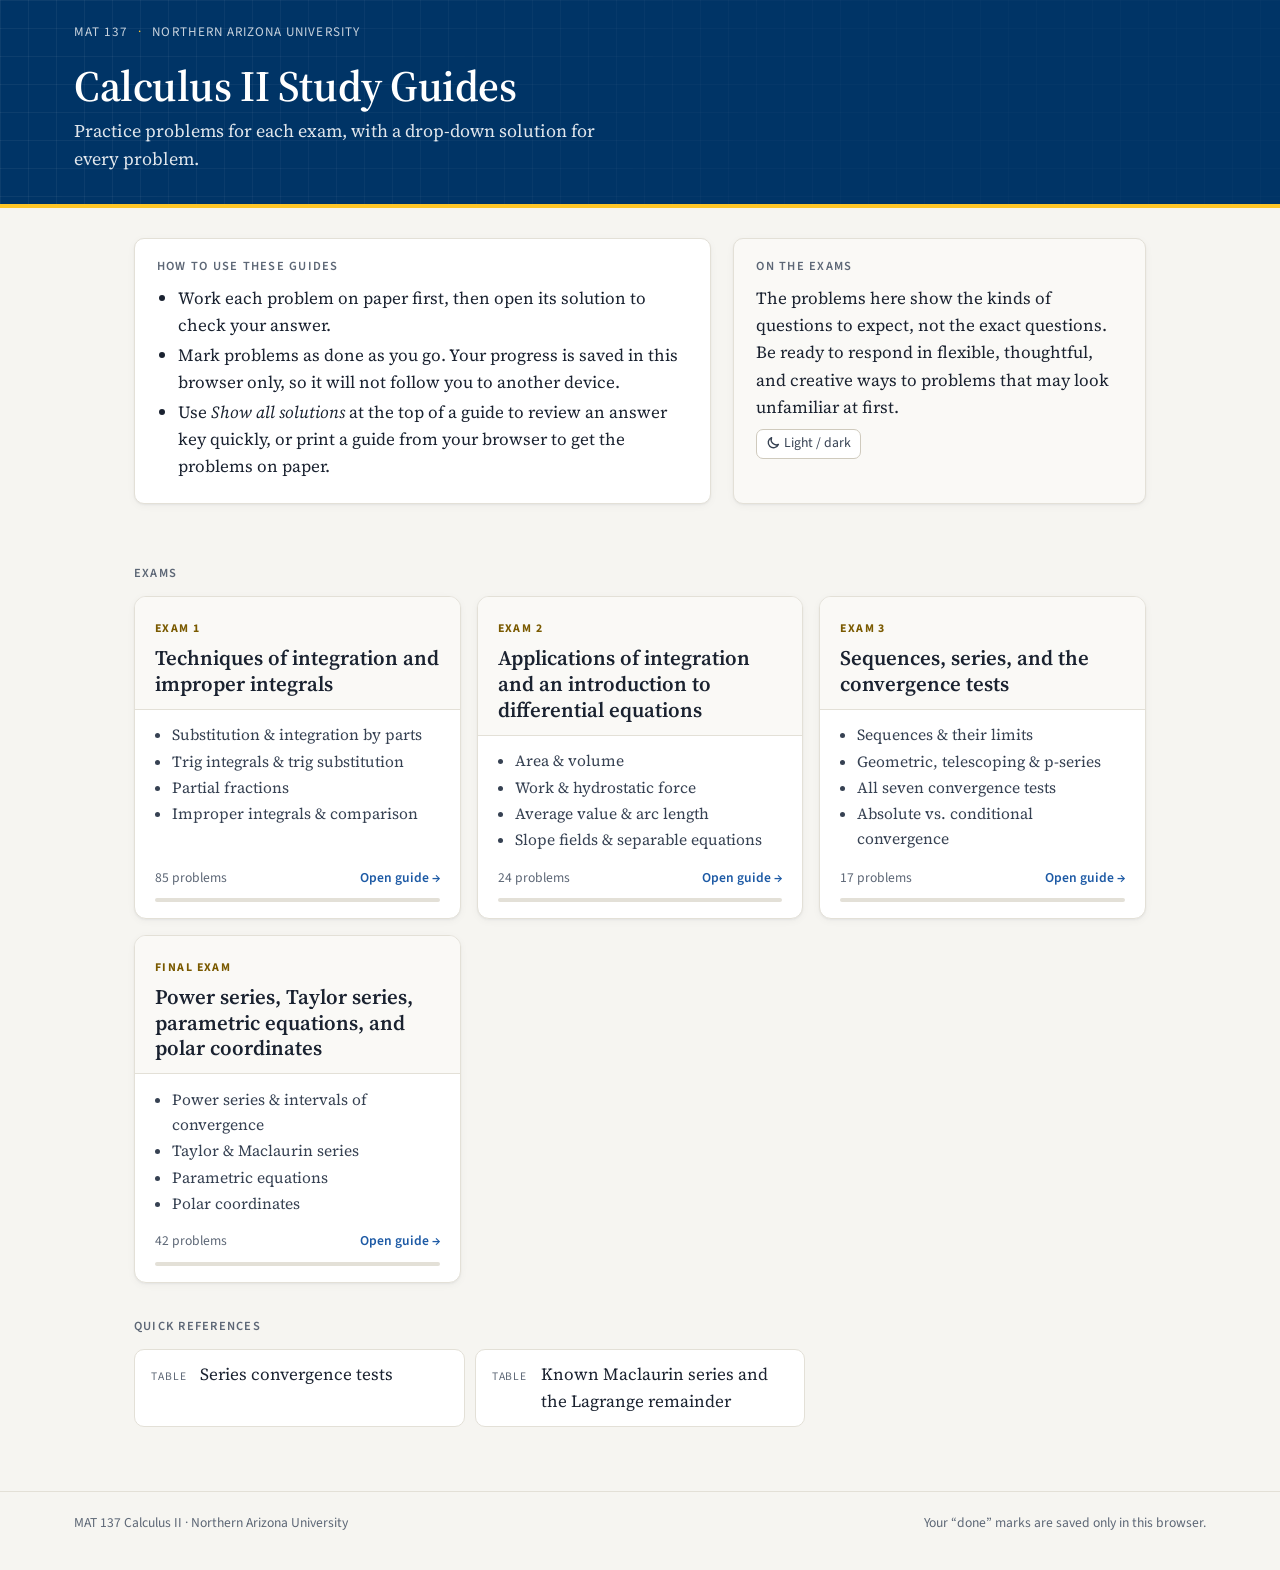
<file: study-guides/index.html>
<!DOCTYPE html>
<html lang="en">
<head>
<meta charset="utf-8">
<meta name="viewport" content="width=device-width, initial-scale=1">
<title>Study Guides · MAT 137 Calculus II</title>
<meta name="description" content="Exam study guides for MAT 137 Calculus II at Northern Arizona University: practice problems with drop-down solutions.">
<script>try{var t=JSON.parse(localStorage.getItem("mat137-sg:theme"));if(t==="dark"||t==="light")document.documentElement.setAttribute("data-theme",t);if(JSON.parse(localStorage.getItem("mat137-sg:sidebar"))==="collapsed")document.documentElement.classList.add("sb-collapsed");}catch(e){}</script>
<link rel="preconnect" href="https://fonts.googleapis.com">
<link rel="preconnect" href="https://fonts.gstatic.com" crossorigin>
<link href="https://fonts.googleapis.com/css2?family=Source+Sans+3:wght@400;600;700&family=Source+Serif+4:ital,opsz,wght@0,8..60,400;0,8..60,600;1,8..60,400&display=swap" rel="stylesheet">
<link rel="stylesheet" href="assets/guide.css">
<script defer src="assets/guide.js"></script>
</head>
<body>
<header class="masthead">
  <div class="masthead-inner">
    <div class="crumbs"><span>MAT 137</span><span class="sep">·</span><span>Northern Arizona University</span></div>
    <h1>Calculus II Study Guides</h1>
    <p class="lede">Practice problems for each exam, with a drop-down solution for every problem.</p>
  </div>
</header>
<div class="home">
  <div class="home-intro">
    <div class="panel">
      <h2>How to use these guides</h2>
      <ul>
        <li>Work each problem on paper first, then open its solution to check your answer.</li>
        <li>Mark problems as done as you go. Your progress is saved in this browser only, so it will not follow you to another device.</li>
        <li>Use <em>Show all solutions</em> at the top of a guide to review an answer key quickly, or print a guide from your browser to get the problems on paper.</li>
      </ul>
    </div>
    <div class="panel note">
      <h2>On the exams</h2>
      <p>The problems here show the kinds of questions to expect, not the exact questions. Be ready to respond in flexible, thoughtful, and creative ways to problems that may look unfamiliar at first.</p>
      <p><button type="button" class="btn icon" data-action="theme" aria-label="Switch light or dark theme"><svg viewBox="0 0 16 16" aria-hidden="true"><path d="M13.2 10.1A5.6 5.6 0 0 1 5.9 2.8a5.6 5.6 0 1 0 7.3 7.3Z" fill="none" stroke="currentColor" stroke-width="1.5" stroke-linejoin="round"/></svg> Light / dark</button></p>
    </div>
  </div>

  <p class="section-title">Exams</p>
  <div class="cards">
      <a class="card" href="exam1.html" data-progress-for="exam1" data-total="85">
        <div class="card-top"><span class="tag">Exam 1</span><h3>Techniques of integration and improper integrals</h3></div>
        <div class="card-body">
          <ul><li>Substitution &amp; integration by parts</li><li>Trig integrals &amp; trig substitution</li><li>Partial fractions</li><li>Improper integrals &amp; comparison</li></ul>
          <div class="card-meta"><span class="plabel-count">85 problems</span><span class="go">Open guide &rarr;</span></div>
          <span class="bar"><span></span></span>
        </div>
      </a>
      <a class="card" href="exam2.html" data-progress-for="exam2" data-total="24">
        <div class="card-top"><span class="tag">Exam 2</span><h3>Applications of integration and an introduction to differential equations</h3></div>
        <div class="card-body">
          <ul><li>Area &amp; volume</li><li>Work &amp; hydrostatic force</li><li>Average value &amp; arc length</li><li>Slope fields &amp; separable equations</li></ul>
          <div class="card-meta"><span class="plabel-count">24 problems</span><span class="go">Open guide &rarr;</span></div>
          <span class="bar"><span></span></span>
        </div>
      </a>
      <a class="card" href="exam3.html" data-progress-for="exam3" data-total="17">
        <div class="card-top"><span class="tag">Exam 3</span><h3>Sequences, series, and the convergence tests</h3></div>
        <div class="card-body">
          <ul><li>Sequences &amp; their limits</li><li>Geometric, telescoping &amp; p-series</li><li>All seven convergence tests</li><li>Absolute vs. conditional convergence</li></ul>
          <div class="card-meta"><span class="plabel-count">17 problems</span><span class="go">Open guide &rarr;</span></div>
          <span class="bar"><span></span></span>
        </div>
      </a>
      <a class="card" href="final.html" data-progress-for="final" data-total="42">
        <div class="card-top"><span class="tag">Final Exam</span><h3>Power series, Taylor series, parametric equations, and polar coordinates</h3></div>
        <div class="card-body">
          <ul><li>Power series &amp; intervals of convergence</li><li>Taylor &amp; Maclaurin series</li><li>Parametric equations</li><li>Polar coordinates</li></ul>
          <div class="card-meta"><span class="plabel-count">42 problems</span><span class="go">Open guide &rarr;</span></div>
          <span class="bar"><span></span></span>
        </div>
      </a>
  </div>

  <p class="section-title">Quick references</p>
  <div class="reslist">
    <a href="exam3.html#reference"><span class="kind">Table</span><span>Series convergence tests</span></a>
    <a href="final.html#maclaurin"><span class="kind">Table</span><span>Known Maclaurin series and the Lagrange remainder</span></a>
  </div>
</div>
<footer class="site-foot"><div class="inner"><span>MAT 137 Calculus II · Northern Arizona University</span><span>Your &ldquo;done&rdquo; marks are saved only in this browser.</span></div></footer>
</body>
</html>
</file>
<file: study-guides/assets/guide.css>
/* MAT 137 Calculus II — Study Guides
   Shared stylesheet for index.html and every exam guide. */

:root {
  --bg: #f6f5f1;
  --surface: #ffffff;
  --surface-2: #faf9f6;
  --ink: #1a2230;
  --ink-soft: #364152;
  --muted: #5d6776;
  --rule: #e3e0d7;
  --rule-strong: #cfcabd;
  --navy: #003466;
  --navy-2: #0a4a8a;
  --gold: #ffc627;
  --gold-ink: #7a5a00;
  --link: #1d5aa5;
  --sol-bg: #fbf8ef;
  --sol-rule: #e8c75a;
  --done: #2f7a4f;
  --done-bg: #eef6f0;
  --focus: #1d5aa5;
  --shadow: 0 1px 2px rgba(20, 30, 50, .05), 0 2px 8px rgba(20, 30, 50, .04);
  --radius: 10px;
  --serif: "Source Serif 4", "Iowan Old Style", Georgia, "Times New Roman", serif;
  --sans: "Source Sans 3", "Segoe UI", system-ui, -apple-system, Roboto, Arial, sans-serif;
  color-scheme: light;
}

@media (prefers-color-scheme: dark) {
  :root:not([data-theme="light"]) {
    --bg: #0e1319;
    --surface: #151c25;
    --surface-2: #121820;
    --ink: #e7e9ec;
    --ink-soft: #cfd5dc;
    --muted: #98a3b1;
    --rule: #26303c;
    --rule-strong: #34404e;
    --navy: #0b2240;
    --navy-2: #123461;
    --gold-ink: #f0c24a;
    --link: #8db7ff;
    --sol-bg: #1a2029;
    --sol-rule: #b8932a;
    --done: #6cc28f;
    --done-bg: #14261c;
    --focus: #8db7ff;
    --shadow: none;
    color-scheme: dark;
  }
}
:root[data-theme="dark"] {
  --bg: #0e1319;
  --surface: #151c25;
  --surface-2: #121820;
  --ink: #e7e9ec;
  --ink-soft: #cfd5dc;
  --muted: #98a3b1;
  --rule: #26303c;
  --rule-strong: #34404e;
  --navy: #0b2240;
  --navy-2: #123461;
  --gold-ink: #f0c24a;
  --link: #8db7ff;
  --sol-bg: #1a2029;
  --sol-rule: #b8932a;
  --done: #6cc28f;
  --done-bg: #14261c;
  --focus: #8db7ff;
  --shadow: none;
  color-scheme: dark;
}

* { box-sizing: border-box; }
html { -webkit-text-size-adjust: 100%; scroll-padding-top: 72px; }
body {
  margin: 0;
  background: var(--bg);
  color: var(--ink);
  font-family: var(--serif);
  font-size: 17px;
  line-height: 1.6;
  overflow-x: hidden;
}
a { color: var(--link); }
a:focus-visible, button:focus-visible, summary:focus-visible {
  outline: 2px solid var(--focus);
  outline-offset: 2px;
  border-radius: 6px;
}
img { max-width: 100%; height: auto; }

/* ---------- Masthead ---------- */
.masthead {
  position: relative;
  background-color: var(--navy);
  color: #fff;
  border-bottom: 4px solid var(--gold);
  overflow: hidden;
}
.masthead::before {          /* faint graph-paper grid */
  content: "";
  position: absolute; inset: 0;
  background-image:
    linear-gradient(rgba(255,255,255,.06) 1px, transparent 1px),
    linear-gradient(90deg, rgba(255,255,255,.06) 1px, transparent 1px);
  background-size: 28px 28px;
  -webkit-mask-image: linear-gradient(100deg, rgba(0,0,0,.9), rgba(0,0,0,.25) 70%);
          mask-image: linear-gradient(100deg, rgba(0,0,0,.9), rgba(0,0,0,.25) 70%);
  pointer-events: none;
}
.masthead-inner {
  position: relative;
  max-width: 1180px;
  margin: 0 auto;
  padding: 22px 24px 30px;
}
.crumbs {
  font-family: var(--sans);
  font-size: .82rem;
  letter-spacing: .08em;
  text-transform: uppercase;
  color: rgba(255,255,255,.78);
  display: flex; flex-wrap: wrap; gap: 6px 10px; align-items: center;
}
.crumbs a { color: #fff; text-decoration: none; border-bottom: 1px solid rgba(255,198,39,.6); }
.crumbs a:hover { border-bottom-color: var(--gold); }
.crumbs .sep { color: var(--gold); }
.masthead h1 {
  font-family: var(--serif);
  font-weight: 600;
  font-size: clamp(1.9rem, 4.2vw, 2.7rem);
  line-height: 1.15;
  margin: 18px 0 6px;
  letter-spacing: -.01em;
}
.masthead .lede {
  font-size: 1.12rem;
  color: rgba(255,255,255,.88);
  margin: 0;
  max-width: 62ch;
}
.chips { display: flex; flex-wrap: wrap; gap: 6px; margin: 16px 0 0; padding: 0; list-style: none; }
.chips li {
  font-family: var(--sans);
  font-size: .82rem;
  padding: 3px 10px;
  border-radius: 999px;
  background: rgba(255,255,255,.1);
  border: 1px solid rgba(255,255,255,.22);
  color: #fff;
}

/* ---------- Toolbar ---------- */
.toolbar {
  position: sticky; top: 0; z-index: 20;
  background: color-mix(in srgb, var(--bg) 88%, transparent);
  -webkit-backdrop-filter: saturate(1.4) blur(8px);
          backdrop-filter: saturate(1.4) blur(8px);
  border-bottom: 1px solid var(--rule);
}
.toolbar-inner {
  max-width: 1180px; margin: 0 auto;
  padding: 8px 24px;
  display: flex; align-items: center; gap: 14px; flex-wrap: wrap;
  font-family: var(--sans);
  font-size: .9rem;
}
.progress { display: flex; align-items: center; gap: 10px; min-width: 200px; flex: 1 1 240px; }
.progress-label { color: var(--muted); white-space: nowrap; }
.progress-label b { color: var(--ink); font-weight: 600; }
.bar { flex: 1; max-width: 220px; height: 6px; background: var(--rule); border-radius: 99px; overflow: hidden; }
.bar > span { display: block; height: 100%; width: 0; background: var(--done); border-radius: 99px; transition: width .25s ease; }
.tools { display: flex; gap: 6px; flex-wrap: wrap; }
.btn {
  font-family: var(--sans);
  font-size: .86rem;
  color: var(--ink-soft);
  background: var(--surface);
  border: 1px solid var(--rule-strong);
  border-radius: 7px;
  padding: 5px 11px;
  cursor: pointer;
  line-height: 1.3;
}
.btn:hover { border-color: var(--muted); color: var(--ink); }
.btn.icon { padding: 5px 9px; }
.btn svg { width: 15px; height: 15px; vertical-align: -3px; }

/* ---------- Layout ---------- */
.layout {
  max-width: 1180px;
  margin: 0 auto;
  padding: 28px 24px 64px;
  display: grid;
  grid-template-columns: 230px minmax(0, 1fr);
  gap: 44px;
  align-items: start;
}
.toc {
  position: sticky; top: 64px;
  font-family: var(--sans);
  font-size: .9rem;
  max-height: calc(100vh - 84px);
  overflow: auto;
  padding-right: 4px;
}
.toc-title {
  font-size: .74rem; letter-spacing: .1em; text-transform: uppercase;
  color: var(--muted); margin: 0 0 10px;
}
.toc ol { list-style: none; margin: 0; padding: 0; border-left: 2px solid var(--rule); }
.toc li a {
  display: flex; justify-content: space-between; gap: 8px;
  padding: 5px 10px 5px 12px;
  margin-left: -2px;
  border-left: 2px solid transparent;
  color: var(--ink-soft);
  text-decoration: none;
  line-height: 1.35;
}
.toc li a:hover { color: var(--ink); }
.toc li a.active { border-left-color: var(--gold); color: var(--ink); font-weight: 600; }
.toc .count { color: var(--muted); font-weight: 400; font-variant-numeric: tabular-nums; white-space: nowrap; }
.toc .count.full { color: var(--done); }
.toc-foot { margin-top: 18px; display: grid; gap: 6px; }
.toc-foot a { color: var(--link); text-decoration: none; }
.toc-foot a:hover { text-decoration: underline; }

main { min-width: 0; }

/* ---------- Intro blocks ---------- */
.panel {
  background: var(--surface);
  border: 1px solid var(--rule);
  border-radius: var(--radius);
  padding: 18px 22px;
  box-shadow: var(--shadow);
  margin-bottom: 26px;
}
.panel h2 {
  font-family: var(--sans);
  font-size: .78rem;
  letter-spacing: .1em;
  text-transform: uppercase;
  color: var(--muted);
  margin: 0 0 8px;
  font-weight: 600;
}
.panel p { margin: .4em 0; }
.panel ul { margin: .3em 0; padding-left: 1.25em; }
.panel li { margin: .15em 0; }
.panel.note { background: var(--surface-2); }
.panel .tip { color: var(--muted); font-size: .95rem; }

/* ---------- Sections ---------- */
.section { margin: 0 0 40px; }
.section-head { display: flex; align-items: baseline; gap: 12px; margin: 0 0 4px; flex-wrap: wrap; }
.section-head .eyebrow {
  font-family: var(--sans);
  font-size: .76rem; letter-spacing: .1em; text-transform: uppercase;
  color: var(--gold-ink); font-weight: 700;
}
.section h2 {
  font-size: 1.5rem; font-weight: 600; margin: 0; line-height: 1.25;
  letter-spacing: -.005em;
}
.section .instructions {
  margin: 6px 0 16px;
  color: var(--ink-soft);
  font-style: italic;
}
.section .instructions p { margin: .3em 0; }

/* ---------- Problems ---------- */
.plist { display: grid; gap: 14px; }
.plist.grid { grid-template-columns: repeat(auto-fill, minmax(min(100%, 330px), 1fr)); gap: 12px; }

.prob {
  position: relative;
  background: var(--surface);
  border: 1px solid var(--rule);
  border-left: 3px solid var(--rule);
  border-radius: var(--radius);
  padding: 12px 16px 14px 16px;
  box-shadow: var(--shadow);
  min-width: 0;
  transition: border-color .2s ease, background-color .2s ease;
}
.prob:target { border-color: var(--gold); border-left-color: var(--gold); }
.prob.is-done { border-left-color: var(--done); }
.prob-top { display: flex; align-items: center; justify-content: space-between; gap: 10px; margin-bottom: 4px; }
.pnum {
  font-family: var(--sans);
  font-weight: 700;
  font-size: .82rem;
  color: var(--navy-2);
  text-decoration: none;
  letter-spacing: .02em;
  font-variant-numeric: tabular-nums;
}
:root[data-theme="dark"] .pnum { color: var(--gold-ink); }
@media (prefers-color-scheme: dark) { :root:not([data-theme="light"]) .pnum { color: var(--gold-ink); } }
.pnum::before { content: "Problem "; font-weight: 600; opacity: .8; }
.plist.grid .pnum::before { content: "#"; }
.pnum:hover { text-decoration: underline; }
.mark {
  font-family: var(--sans);
  font-size: .78rem;
  display: inline-flex; align-items: center; gap: 5px;
  color: var(--muted);
  background: transparent;
  border: 1px solid var(--rule-strong);
  border-radius: 999px;
  padding: 2px 9px 2px 6px;
  cursor: pointer;
  line-height: 1.4;
}
.mark .box {
  width: 13px; height: 13px; border-radius: 50%;
  border: 1.5px solid currentColor;
  display: inline-grid; place-items: center;
}
.mark .box svg { width: 9px; height: 9px; opacity: 0; }
.mark:hover { color: var(--ink); border-color: var(--muted); }
.mark[aria-pressed="true"] { color: var(--done); border-color: var(--done); background: var(--done-bg); }
.mark[aria-pressed="true"] .box { background: var(--done); border-color: var(--done); }
.mark[aria-pressed="true"] .box svg { opacity: 1; }
.mark .t-done { display: none; }
.mark[aria-pressed="true"] .t-done { display: inline; }
.mark[aria-pressed="true"] .t-todo { display: none; }

.prompt { overflow-x: auto; overflow-y: hidden; }
.prompt p { margin: .35em 0; }
.prompt > :first-child { margin-top: 0; }
.method { color: var(--muted); font-style: italic; }

.parts { list-style: none; margin: 10px 0 0; padding: 0; display: grid; gap: 10px; }
.parts > li { display: grid; grid-template-columns: 2em minmax(0, 1fr); align-items: start; }
.plabel { font-family: var(--sans); font-weight: 600; color: var(--muted); font-size: .92rem; padding-top: 2px; }
.sublist { margin: .3em 0 .2em; padding-left: 1.6em; list-style: lower-roman; }

/* figures */
figure.fig {
  margin: 12px 0 6px;
  display: flex; flex-direction: column; align-items: center;
}
figure.fig img {
  background: #fff;
  border: 1px solid var(--rule);
  border-radius: 8px;
  padding: 8px;
  max-height: 420px;
  width: auto;
}
figure.fig figcaption { font-family: var(--sans); font-size: .82rem; color: var(--muted); margin-top: 6px; }
.figrow { display: flex; flex-wrap: wrap; gap: 14px; justify-content: center; }
.figrow figure.fig { margin: 8px 0 0; }

/* ---------- Drop-down solutions ---------- */
details.sol { margin-top: 8px; }
details.sol > summary {
  list-style: none;
  display: inline-flex; align-items: center; gap: 6px;
  font-family: var(--sans);
  font-size: .84rem;
  font-weight: 600;
  color: var(--link);
  cursor: pointer;
  padding: 3px 10px 3px 7px;
  border-radius: 6px;
  border: 1px solid transparent;
  user-select: none;
}
details.sol > summary::-webkit-details-marker { display: none; }
details.sol > summary:hover { background: var(--surface-2); border-color: var(--rule); }
details.sol > summary .chev { width: 14px; height: 14px; transition: transform .18s ease; }
details.sol[open] > summary .chev { transform: rotate(90deg); }
details.sol[open] > summary .when-closed { display: none; }
details.sol:not([open]) > summary .when-open { display: none; }
.sol-body {
  margin: 6px 0 2px;
  padding: 10px 14px;
  background: var(--sol-bg);
  border-left: 3px solid var(--sol-rule);
  border-radius: 0 8px 8px 0;
  overflow-x: auto;
  overflow-y: hidden;
}
.sol-body p { margin: .35em 0; }
.sol-body > :first-child { margin-top: 0; }
.sol-body > :last-child { margin-bottom: 0; }
.sol-body ul, .sol-body ol { margin: .3em 0; padding-left: 1.3em; }
.sol-body .ans { font-weight: 600; }
.sol-body .why { color: var(--ink-soft); }
.sol-body .label { font-family: var(--sans); font-size: .78rem; font-weight: 700; letter-spacing: .06em; text-transform: uppercase; color: var(--muted); margin-right: 4px; }

mjx-container[display="true"] { margin: .55em 0 !important; overflow-x: auto; overflow-y: hidden; max-width: 100%; }
mjx-container { max-width: 100%; }

/* reference table */
details.ref { margin: 0 0 26px; }
details.ref > summary {
  cursor: pointer; list-style: none;
  font-family: var(--sans); font-weight: 600; font-size: .95rem;
  display: flex; align-items: center; gap: 8px;
}
details.ref > summary::-webkit-details-marker { display: none; }
details.ref > summary .chev { width: 15px; height: 15px; transition: transform .18s ease; }
details.ref[open] > summary .chev { transform: rotate(90deg); }
.reftable { width: 100%; border-collapse: collapse; font-size: .95rem; margin-top: 12px; }
.reftable th, .reftable td { text-align: left; vertical-align: top; padding: 8px 10px; border-top: 1px solid var(--rule); }
.reftable th { font-family: var(--sans); font-size: .85rem; font-weight: 600; color: var(--ink-soft); white-space: nowrap; }
.reftable thead th { font-size: .74rem; letter-spacing: .08em; text-transform: uppercase; color: var(--muted); border-top: none; }
.table-wrap { overflow-x: auto; }

/* ---------- Page nav / footer ---------- */
.pager { display: flex; justify-content: space-between; gap: 12px; margin-top: 40px; font-family: var(--sans); flex-wrap: wrap; }
.pager a {
  flex: 1 1 220px;
  display: block; text-decoration: none;
  border: 1px solid var(--rule); border-radius: var(--radius);
  background: var(--surface); padding: 12px 16px; color: var(--ink);
}
.pager a:hover { border-color: var(--rule-strong); }
.pager small { display: block; color: var(--muted); font-size: .76rem; letter-spacing: .08em; text-transform: uppercase; }
.pager .next { text-align: right; }

.site-foot {
  border-top: 1px solid var(--rule);
  font-family: var(--sans);
  font-size: .85rem;
  color: var(--muted);
}
.site-foot .inner { max-width: 1180px; margin: 0 auto; padding: 20px 24px 36px; display: flex; justify-content: space-between; gap: 12px; flex-wrap: wrap; }
.site-foot a { color: var(--muted); }

/* ---------- Index page ---------- */
.home { max-width: 1060px; margin: 0 auto; padding: 30px 24px 64px; }
.home-intro { display: grid; grid-template-columns: minmax(0, 1.4fr) minmax(0, 1fr); gap: 22px; margin-bottom: 30px; }
.cards { display: grid; grid-template-columns: repeat(auto-fill, minmax(min(100%, 300px), 1fr)); gap: 16px; }
.card {
  display: flex; flex-direction: column;
  background: var(--surface);
  border: 1px solid var(--rule);
  border-radius: 12px;
  box-shadow: var(--shadow);
  text-decoration: none;
  color: var(--ink);
  overflow: hidden;
  transition: transform .15s ease, border-color .15s ease;
}
.card:hover { transform: translateY(-2px); border-color: var(--rule-strong); }
.card-top { padding: 16px 20px 12px; border-bottom: 1px solid var(--rule); background: var(--surface-2); position: relative; }
.card-top .tag {
  font-family: var(--sans); font-size: .74rem; letter-spacing: .12em; text-transform: uppercase;
  color: var(--gold-ink); font-weight: 700;
}
.card-top h3 { margin: 4px 0 0; font-size: 1.3rem; line-height: 1.25; font-weight: 600; }
.card-body { padding: 12px 20px 16px; flex: 1; display: flex; flex-direction: column; }
.card-body ul { margin: 0 0 12px; padding-left: 1.1em; font-size: .97rem; color: var(--ink-soft); }
.card-body li { margin: .1em 0; }
.card-meta { margin-top: auto; font-family: var(--sans); font-size: .85rem; color: var(--muted); display: flex; justify-content: space-between; align-items: center; gap: 10px; }
.card-meta .go { color: var(--link); font-weight: 600; }
.card .bar { flex: none; display: block; max-width: none; margin-top: 10px; height: 4px; }
.section-title { font-family: var(--sans); font-size: .78rem; letter-spacing: .1em; text-transform: uppercase; color: var(--muted); margin: 34px 0 12px; font-weight: 600; }
.reslist { display: grid; grid-template-columns: repeat(auto-fill, minmax(min(100%, 300px), 1fr)); gap: 10px; }
.reslist a {
  display: flex; gap: 12px; align-items: baseline;
  background: var(--surface); border: 1px solid var(--rule); border-radius: 10px;
  padding: 11px 16px; text-decoration: none; color: var(--ink);
}
.reslist a:hover { border-color: var(--rule-strong); }
.reslist .kind { font-family: var(--sans); font-size: .72rem; letter-spacing: .08em; text-transform: uppercase; color: var(--muted); min-width: 3.2em; }

/* ---------- Responsive ---------- */
@media (max-width: 960px) {
  .layout { grid-template-columns: minmax(0, 1fr); gap: 18px; padding-top: 18px; }
  .toc { position: static; max-height: none; overflow: visible; }
  .toc ol { display: flex; gap: 6px; overflow-x: auto; border-left: none; padding-bottom: 4px; }
  .toc li a { border: 1px solid var(--rule); border-radius: 999px; padding: 4px 12px; margin: 0; white-space: nowrap; background: var(--surface); }
  .toc li a.active { border-color: var(--gold); }
  .toc-foot { display: none; }
  .home-intro { grid-template-columns: minmax(0, 1fr); }
}
@media (max-width: 600px) {
  body { font-size: 16px; }
  .masthead-inner, .toolbar-inner, .layout, .home, .site-foot .inner { padding-left: 16px; padding-right: 16px; }
  .prob { padding: 11px 12px 12px; }
  .progress { flex-basis: 100%; }
  .bar { max-width: none; }
}

/* ---------- Print ---------- */
@media print {
  body { background: #fff; color: #000; font-size: 11pt; }
  .toolbar, .toc, .pager, .site-foot, .mark, details.sol > summary { display: none !important; }
  .masthead { background: #fff; color: #000; border-bottom: 2px solid #000; }
  .masthead::before { display: none; }
  .masthead .lede, .crumbs, .crumbs a { color: #000; }
  .chips li { color: #000; border-color: #999; background: none; }
  .layout { display: block; padding: 0; }
  .prob { box-shadow: none; break-inside: avoid; border-color: #ccc; }
  details.sol:not([open]) { display: none; }
}

@media (prefers-reduced-motion: reduce) {
  * { transition: none !important; scroll-behavior: auto !important; }
}

.prompt:empty { display: none; }
.prob-top + .prompt:empty + .parts { margin-top: 2px; }

@media (max-width: 600px) {
  .toolbar { position: static; }
  .tools .btn { padding: 4px 9px; font-size: .82rem; }
}

/* ---------- Collapsible sidebar (sidebar-toggle-v1) ---------- */
.sb-toggle .chev { transition: transform .2s ease; transform-origin: 9.75px 8px; }
html.sb-collapsed .sb-toggle .chev { transform: translateX(-1.5px) scaleX(-1); }
.layout { transition: grid-template-columns .2s ease, gap .2s ease; }
html.sb-collapsed .layout { grid-template-columns: 0 minmax(0, 1fr); gap: 0; }
html.sb-collapsed .toc { visibility: hidden; overflow: hidden; }
@media (max-width: 960px) {
  html.sb-collapsed .layout { grid-template-columns: minmax(0, 1fr); }
  html.sb-collapsed .toc { display: none; }
}
@media (prefers-reduced-motion: reduce) {
  .layout, .sb-toggle .chev { transition: none; }
}
</file>
